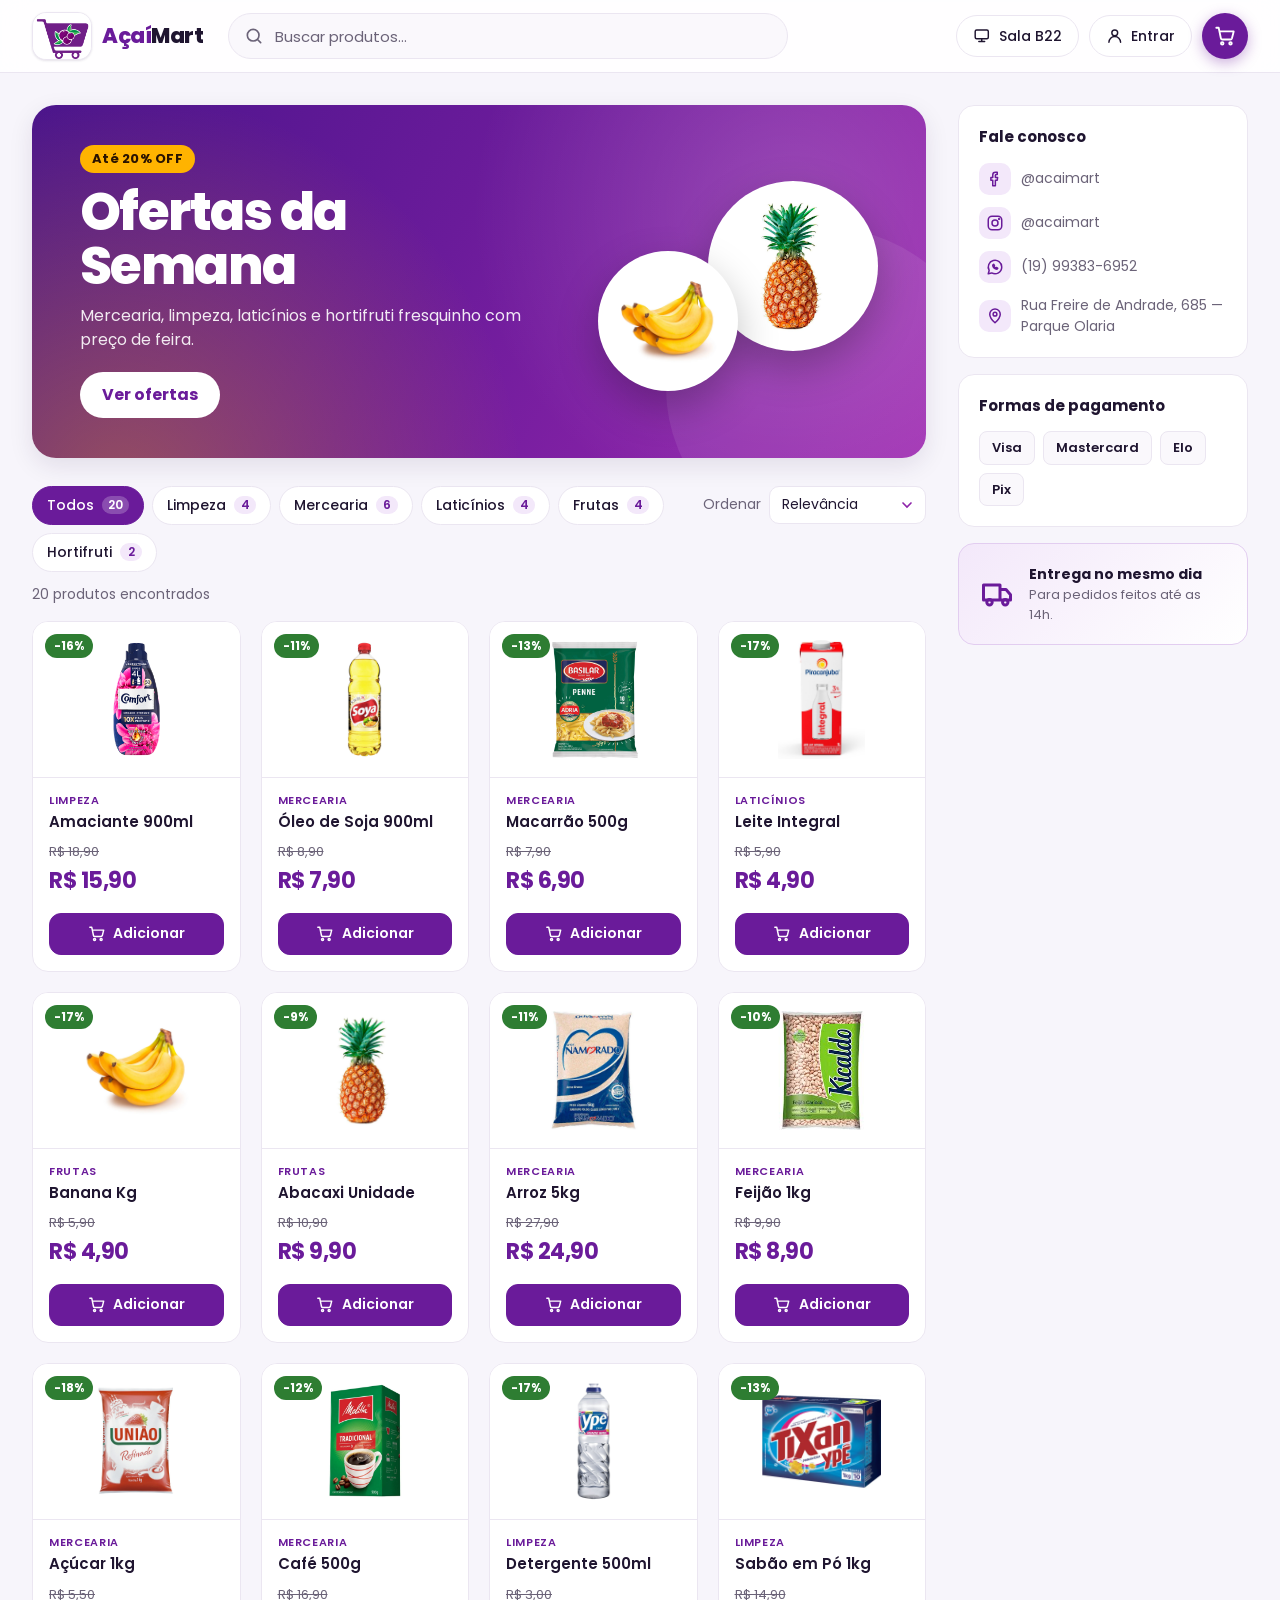
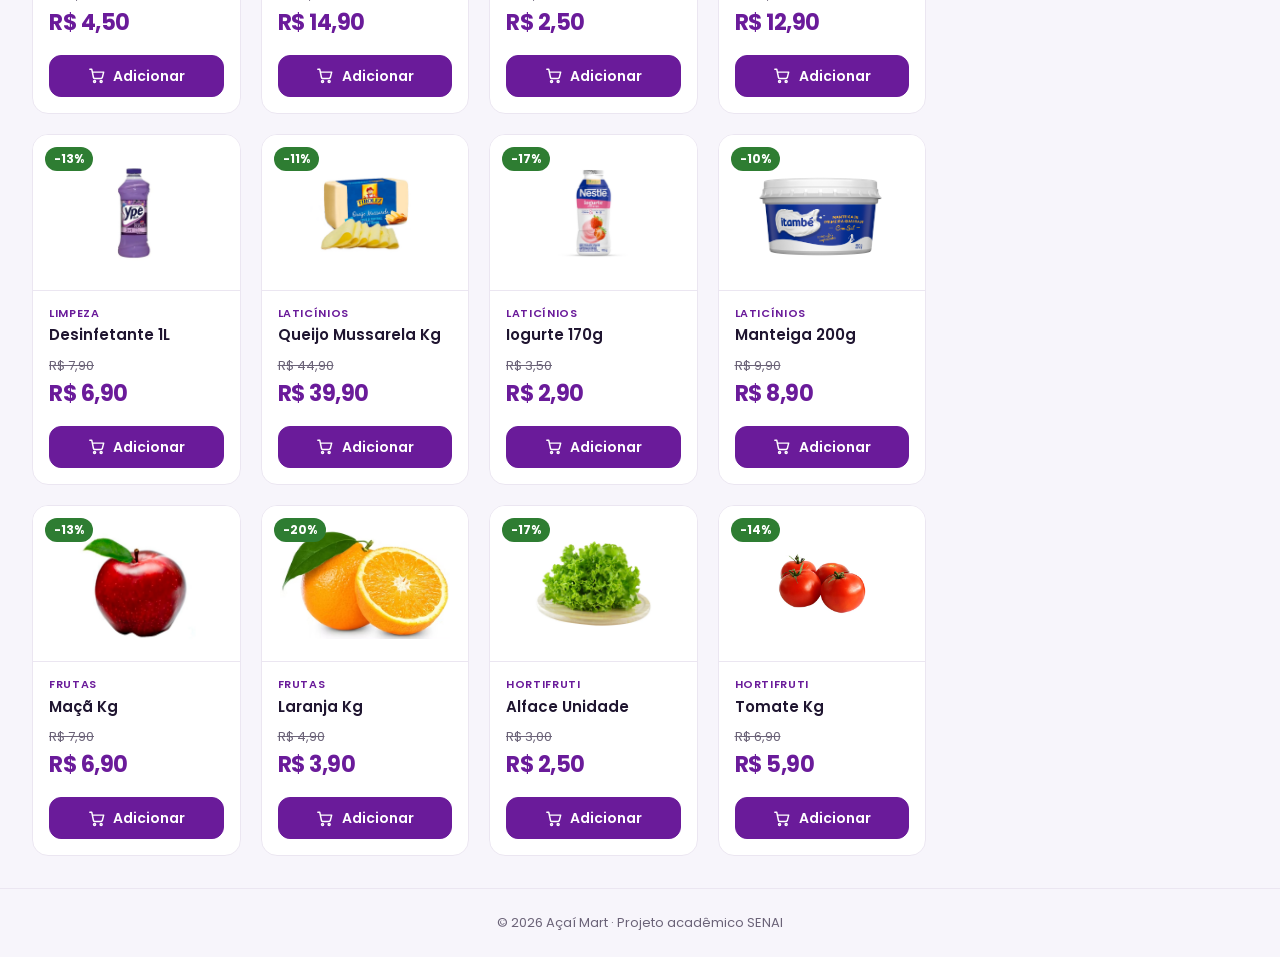
<file: html/index.html>
<!DOCTYPE html>
<html lang="pt-BR">
<head>
  <meta charset="UTF-8" />
  <meta name="viewport" content="width=device-width, initial-scale=1.0" />
  <title>Açaí Mart — Supermercado online</title>
  <meta name="description" content="Açaí Mart: ofertas da semana em mercearia, limpeza, laticínios, frutas e hortifruti." />
  <meta name="theme-color" content="#6a1b9a" />
  <link rel="icon" href="imagens/logo.png" />
  <link rel="preconnect" href="https://fonts.googleapis.com" />
  <link rel="preconnect" href="https://fonts.gstatic.com" crossorigin />
  <link href="https://fonts.googleapis.com/css2?family=Poppins:wght@400;500;600;700;800&display=swap" rel="stylesheet" />
  <link rel="stylesheet" href="../css/style.css" />
</head>
<body>

  <!-- Ícones SVG reutilizáveis -->
  <svg width="0" height="0" style="position:absolute" aria-hidden="true">
    <symbol id="i-busca" viewBox="0 0 24 24"><circle cx="11" cy="11" r="7"/><path d="m20 20-3.5-3.5"/></symbol>
    <symbol id="i-carrinho" viewBox="0 0 24 24"><circle cx="9" cy="20" r="1.4"/><circle cx="18" cy="20" r="1.4"/><path d="M2.5 3h2.6l2.4 11.4a1.8 1.8 0 0 0 1.8 1.4h8.6a1.8 1.8 0 0 0 1.7-1.3L21.5 7H6"/></symbol>
    <symbol id="i-usuario" viewBox="0 0 24 24"><circle cx="12" cy="8" r="4"/><path d="M4 21a8 8 0 0 1 16 0"/></symbol>
    <symbol id="i-sair" viewBox="0 0 24 24"><path d="M15 4h3a2 2 0 0 1 2 2v12a2 2 0 0 1-2 2h-3"/><path d="m10 17 5-5-5-5"/><path d="M15 12H4"/></symbol>
    <symbol id="i-fechar" viewBox="0 0 24 24"><path d="M18 6 6 18M6 6l12 12"/></symbol>
    <symbol id="i-sala" viewBox="0 0 24 24"><rect x="3" y="4" width="18" height="12" rx="2"/><path d="M8 20h8M12 16v4"/></symbol>
    <symbol id="i-raio" viewBox="0 0 24 24"><path d="M13 2 4 14h7l-1 8 9-12h-7z"/></symbol>
    <symbol id="i-mais" viewBox="0 0 24 24"><path d="M12 5v14M5 12h14"/></symbol>
    <symbol id="i-menos" viewBox="0 0 24 24"><path d="M5 12h14"/></symbol>
    <symbol id="i-lixo" viewBox="0 0 24 24"><path d="M4 7h16M10 11v6M14 11v6M6 7l1 12a2 2 0 0 0 2 2h6a2 2 0 0 0 2-2l1-12M9 7V4h6v3"/></symbol>
    <symbol id="i-check" viewBox="0 0 24 24"><path d="m5 12 5 5 9-10"/></symbol>
    <symbol id="i-whats" viewBox="0 0 24 24"><path d="M21 12a9 9 0 0 1-13.4 7.9L3 21l1.2-4.4A9 9 0 1 1 21 12Z"/><path d="M9 9.5c0 3 2.5 5.5 5.5 5.5l1.2-1.4-2-1-1 .8a4 4 0 0 1-2.1-2.1l.8-1-1-2z"/></symbol>
    <symbol id="i-insta" viewBox="0 0 24 24"><rect x="3" y="3" width="18" height="18" rx="5"/><circle cx="12" cy="12" r="4"/><circle cx="17.5" cy="6.5" r=".6"/></symbol>
    <symbol id="i-face" viewBox="0 0 24 24"><path d="M15 3h-2.5A3.5 3.5 0 0 0 9 6.5V10H6.5v3.5H9V21h3.5v-7.5H15l.5-3.5h-3V7a1 1 0 0 1 1-1H15z"/></symbol>
    <symbol id="i-local" viewBox="0 0 24 24"><path d="M12 21s-7-6.2-7-11.5a7 7 0 0 1 14 0C19 14.8 12 21 12 21Z"/><circle cx="12" cy="9.5" r="2.5"/></symbol>
    <symbol id="i-cartao" viewBox="0 0 24 24"><rect x="2.5" y="5" width="19" height="14" rx="2.5"/><path d="M2.5 10h19M6.5 15h4"/></symbol>
    <symbol id="i-caminhao" viewBox="0 0 24 24"><path d="M3 6h11v10H3zM14 9h4l3 3.5V16h-7"/><circle cx="7" cy="17.5" r="1.8"/><circle cx="17.5" cy="17.5" r="1.8"/></symbol>
  </svg>

  <header class="topo">
    <div class="topo-conteudo">
      <a href="index.html" class="logo" aria-label="Açaí Mart — página inicial">
        <span class="logo-img"><img src="imagens/logo.png" alt="" /></span>
        <span class="logo-texto">Açaí<b>Mart</b></span>
      </a>

      <label class="busca">
        <svg class="icone"><use href="#i-busca"/></svg>
        <span class="sr-only">Buscar produtos</span>
        <input type="search" id="busca" placeholder="Buscar produtos…" autocomplete="off" />
      </label>

      <nav class="topo-acoes" aria-label="Ações">
        <a href="b22.html" class="btn-topo">
          <svg class="icone"><use href="#i-sala"/></svg>
          <span>Sala B22</span>
        </a>

        <div id="area-usuario">
          <button type="button" class="btn-topo" id="btn-login">
            <svg class="icone"><use href="#i-usuario"/></svg>
            <span>Entrar</span>
          </button>
        </div>

        <button type="button" class="btn-carrinho" id="btn-carrinho" aria-label="Abrir carrinho">
          <svg class="icone"><use href="#i-carrinho"/></svg>
          <span class="badge-carrinho" id="badge-carrinho" hidden>0</span>
        </button>
      </nav>
    </div>
  </header>

  <!-- Faixa da promoção relâmpago (preenchida via JS) -->
  <div id="banner-relampago" class="relampago" hidden>
    <svg class="icone relampago-icone"><use href="#i-raio"/></svg>
    <span class="relampago-texto">Promoção relâmpago — <b>R$ 1,00 OFF</b> em todos os produtos</span>
    <span class="relampago-timer" id="relampago-timer"></span>
  </div>

  <main class="layout">
    <section class="conteudo">
      <div class="hero">
        <div class="hero-texto">
          <span class="hero-selo">Até 20% OFF</span>
          <h1>Ofertas da Semana</h1>
          <p>Mercearia, limpeza, laticínios e hortifruti fresquinho com preço de feira.</p>
          <a href="#produtos" class="hero-cta">Ver ofertas</a>
        </div>
        <div class="hero-imagens" aria-hidden="true">
          <img src="imagens/abacaxi.png" alt="" class="hero-img hero-img-1" />
          <img src="imagens/banana.png" alt="" class="hero-img hero-img-2" />
        </div>
      </div>

      <div class="barra-ferramentas">
        <div class="filtros" id="filtros" role="toolbar" aria-label="Filtrar por categoria"></div>
        <div class="ordenacao">
          <label for="ordem">Ordenar</label>
          <select id="ordem">
            <option value="relevancia">Relevância</option>
            <option value="menor-preco">Menor preço</option>
            <option value="maior-preco">Maior preço</option>
            <option value="desconto">Maior desconto</option>
            <option value="nome">Nome (A–Z)</option>
          </select>
        </div>
      </div>

      <p class="contagem" id="contagem" aria-live="polite"></p>

      <div class="grade" id="produtos">
        <div class="skeleton"></div><div class="skeleton"></div><div class="skeleton"></div><div class="skeleton"></div>
      </div>
    </section>

    <aside class="lateral">
      <div class="cartao-lateral">
        <h2>Fale conosco</h2>
        <ul class="lista-contato">
          <li><svg class="icone"><use href="#i-face"/></svg> @acaimart</li>
          <li><svg class="icone"><use href="#i-insta"/></svg> @acaimart</li>
          <li><svg class="icone"><use href="#i-whats"/></svg> (19) 99383-6952</li>
          <li><svg class="icone"><use href="#i-local"/></svg> Rua Freire de Andrade, 685 — Parque Olaria</li>
        </ul>
      </div>

      <div class="cartao-lateral">
        <h2>Formas de pagamento</h2>
        <div class="pagamentos">
          <span>Visa</span><span>Mastercard</span><span>Elo</span><span>Pix</span>
        </div>
      </div>

      <div class="cartao-lateral destaque">
        <svg class="icone"><use href="#i-caminhao"/></svg>
        <div>
          <strong>Entrega no mesmo dia</strong>
          <p>Para pedidos feitos até as 14h.</p>
        </div>
      </div>
    </aside>
  </main>

  <footer class="rodape">
    <p>© <span id="ano"></span> Açaí Mart · Projeto acadêmico SENAI</p>
  </footer>

  <!-- Carrinho (drawer lateral) -->
  <div class="overlay" id="carrinho-overlay"></div>
  <aside class="carrinho" id="carrinho" aria-label="Carrinho de compras" aria-hidden="true">
    <div class="carrinho-topo">
      <h2><svg class="icone"><use href="#i-carrinho"/></svg> Meu carrinho</h2>
      <button type="button" class="btn-icone" id="btn-fechar-carrinho" aria-label="Fechar carrinho">
        <svg class="icone"><use href="#i-fechar"/></svg>
      </button>
    </div>

    <div class="carrinho-lista" id="carrinho-lista"></div>

    <div class="carrinho-rodape">
      <div class="linha-resumo"><span>Subtotal</span><span id="carrinho-subtotal">R$ 0,00</span></div>
      <div class="linha-resumo economia"><span>Você economiza</span><span id="carrinho-economia">R$ 0,00</span></div>
      <div class="linha-resumo total"><span>Total</span><span id="carrinho-total">R$ 0,00</span></div>
      <button type="button" class="btn-primario btn-bloco" id="btn-finalizar">Finalizar compra</button>
    </div>
  </aside>

  <!-- Modal de login -->
  <div class="modal-fundo" id="modal-login" role="dialog" aria-modal="true" aria-labelledby="login-titulo" hidden>
    <form class="modal" id="form-login" novalidate>
      <button type="button" class="btn-icone modal-fechar" data-fechar aria-label="Fechar">
        <svg class="icone"><use href="#i-fechar"/></svg>
      </button>
      <div class="modal-icone"><svg class="icone"><use href="#i-usuario"/></svg></div>
      <h2 id="login-titulo">Entrar na sua conta</h2>
      <p class="modal-sub">Acesse para finalizar suas compras.</p>

      <label for="login-email">E-mail</label>
      <input type="email" id="login-email" placeholder="seu@email.com" autocomplete="username" required />

      <label for="login-senha">Senha</label>
      <input type="password" id="login-senha" placeholder="••••••" autocomplete="current-password" required />

      <p class="modal-erro" id="login-erro" role="alert"></p>

      <div class="modal-acoes">
        <button type="button" class="btn-secundario" data-fechar>Cancelar</button>
        <button type="submit" class="btn-primario">Entrar</button>
      </div>
    </form>
  </div>

  <!-- Modal de pedido concluído -->
  <div class="modal-fundo" id="modal-pedido" role="dialog" aria-modal="true" aria-labelledby="pedido-titulo" hidden>
    <div class="modal modal-pedido">
      <div class="modal-icone sucesso"><svg class="icone"><use href="#i-check"/></svg></div>
      <h2 id="pedido-titulo">Pedido finalizado!</h2>
      <p class="modal-sub" id="pedido-texto"></p>
      <button type="button" class="btn-primario btn-bloco" data-fechar>Continuar comprando</button>
    </div>
  </div>

  <div class="toast" id="toast" role="status" aria-live="polite"></div>

  <script src="../js/utils.js"></script>
  <script src="../js/script.js"></script>
</body>
</html>
</file>
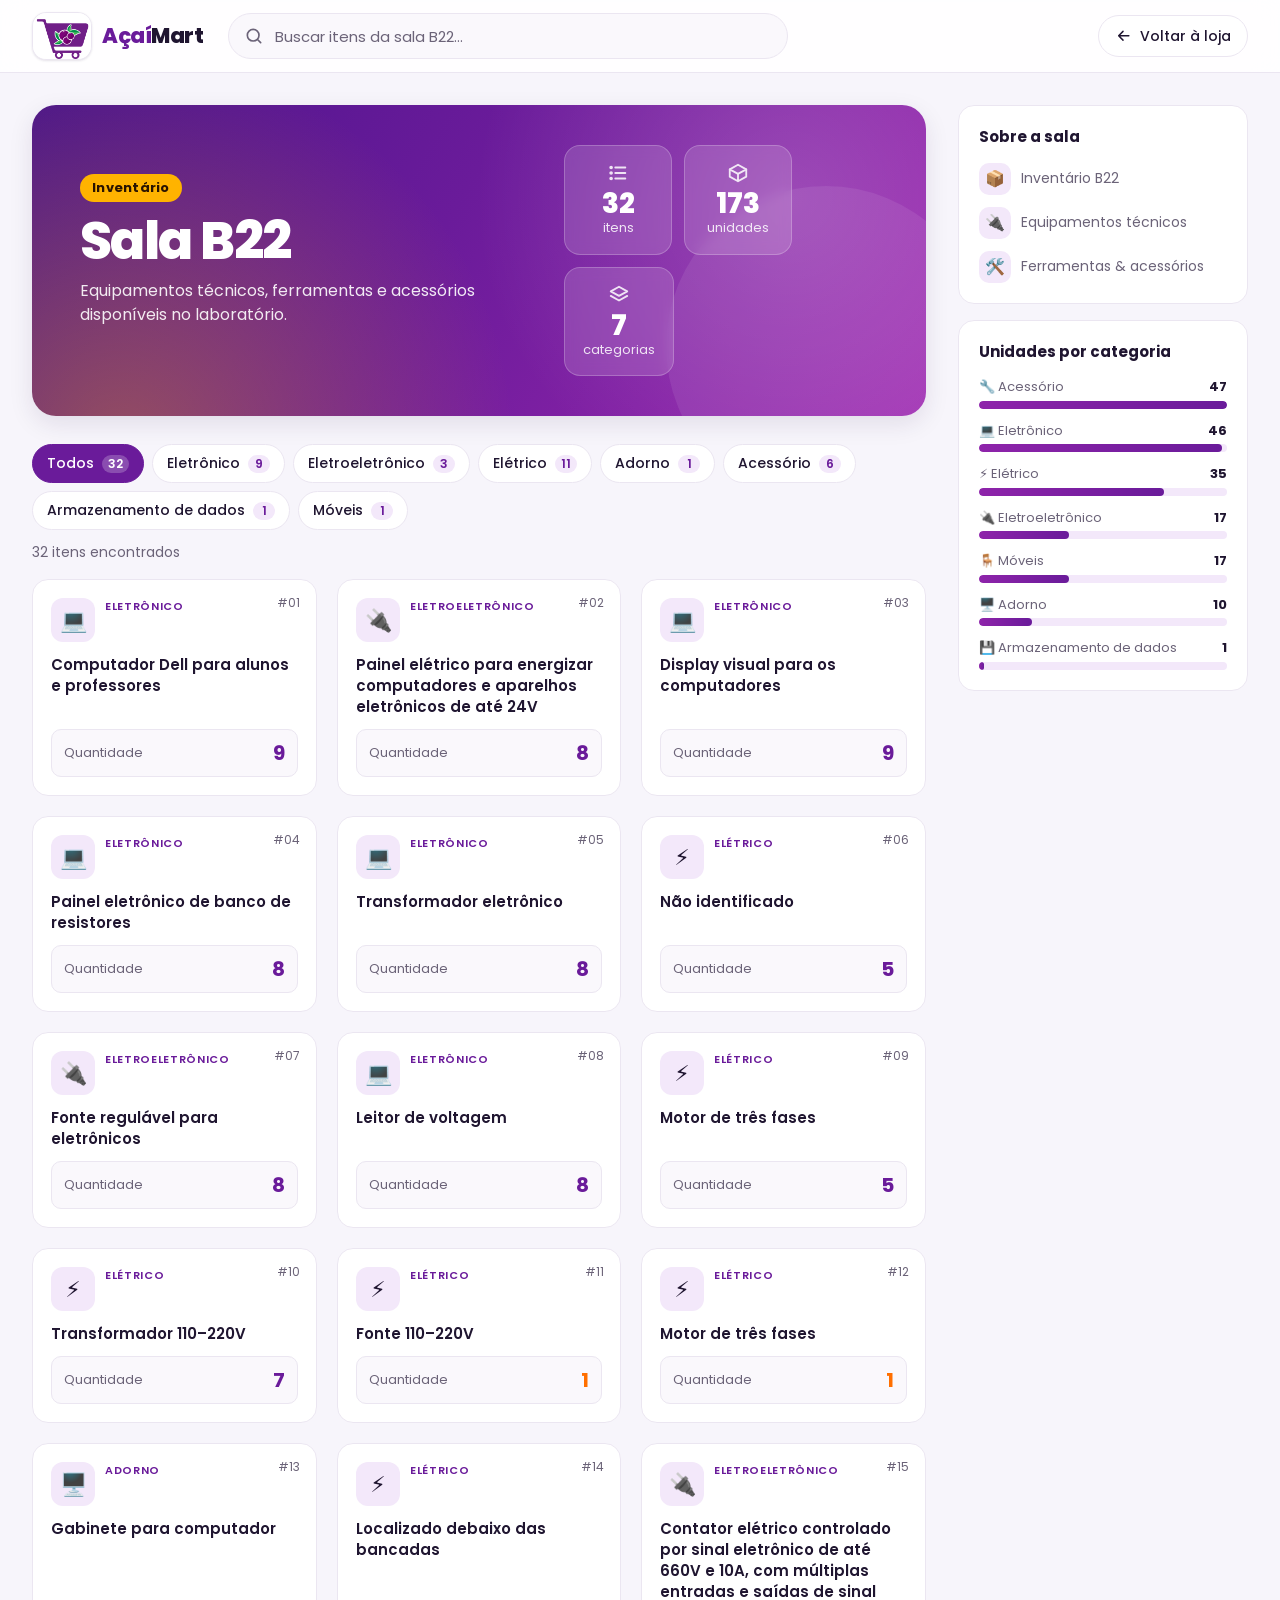
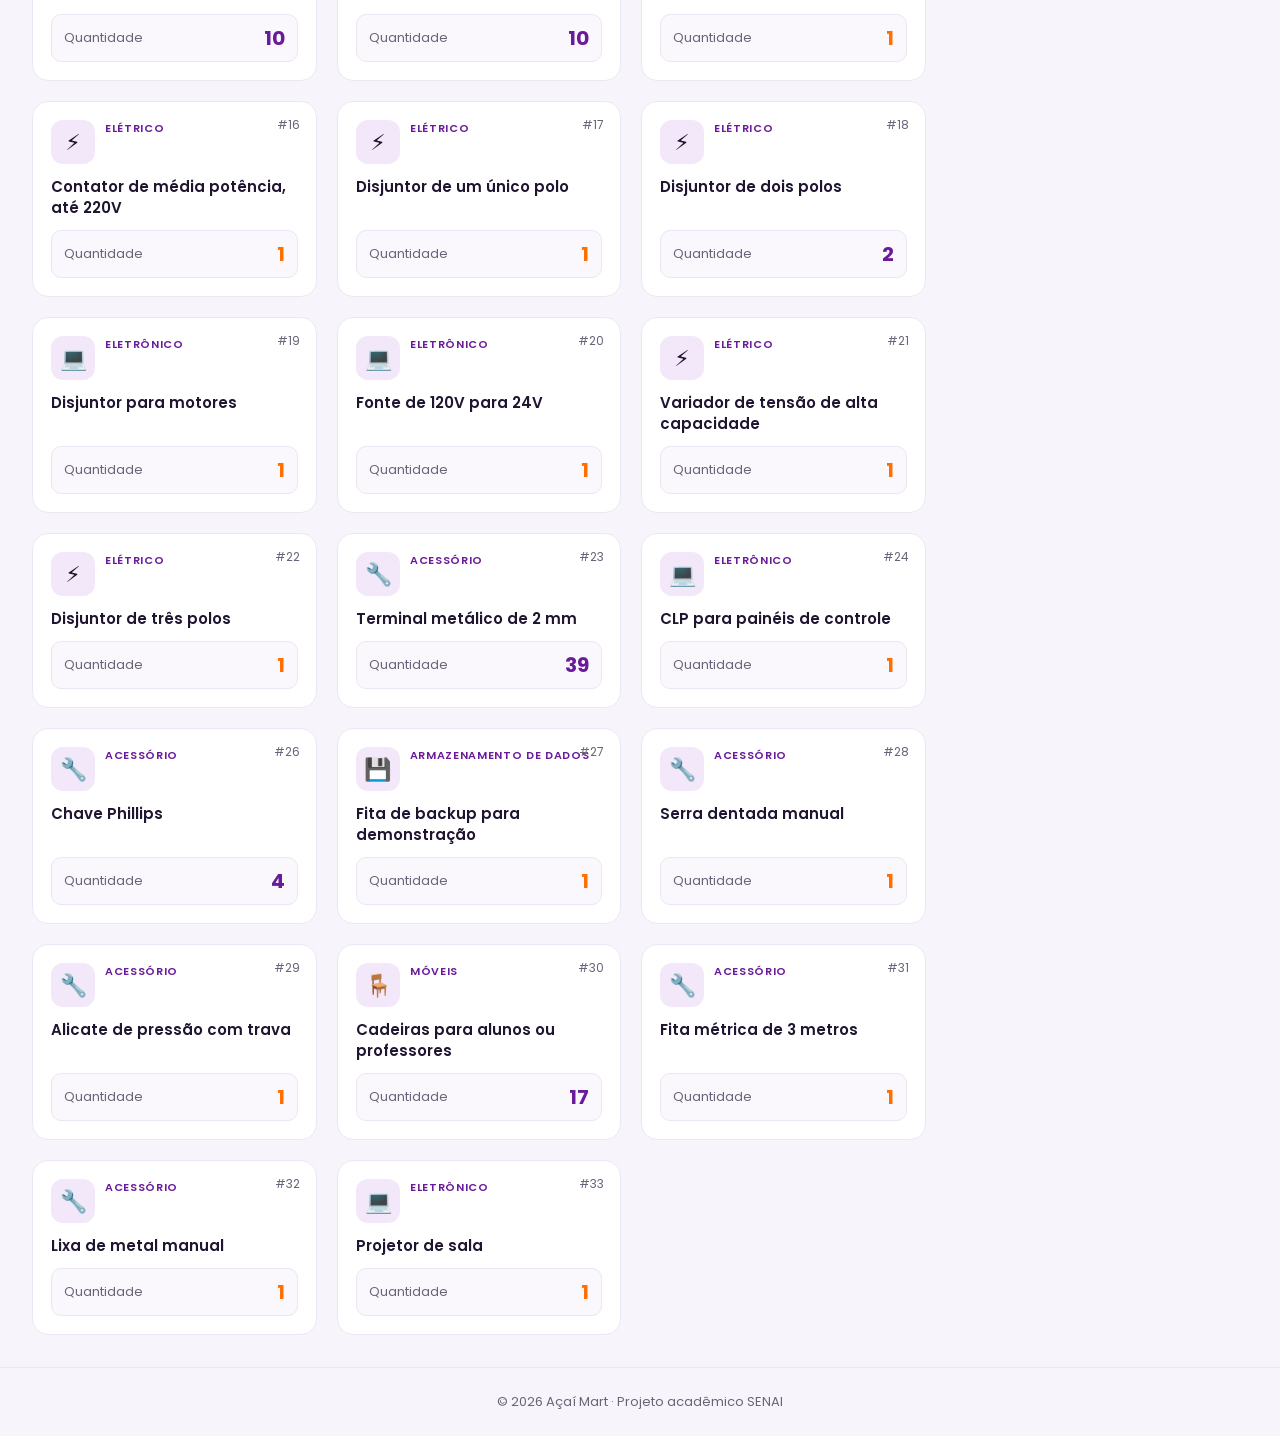
<file: html/b22.html>
<!DOCTYPE html>
<html lang="pt-BR">
<head>
  <meta charset="UTF-8" />
  <meta name="viewport" content="width=device-width, initial-scale=1.0" />
  <title>Sala B22 — Açaí Mart</title>
  <meta name="description" content="Inventário de equipamentos e acessórios da Sala B22." />
  <meta name="theme-color" content="#6a1b9a" />
  <link rel="icon" href="imagens/logo.png" />
  <link rel="preconnect" href="https://fonts.googleapis.com" />
  <link rel="preconnect" href="https://fonts.gstatic.com" crossorigin />
  <link href="https://fonts.googleapis.com/css2?family=Poppins:wght@400;500;600;700;800&display=swap" rel="stylesheet" />
  <link rel="stylesheet" href="../css/style.css" />
</head>
<body>

  <svg width="0" height="0" style="position:absolute" aria-hidden="true">
    <symbol id="i-busca" viewBox="0 0 24 24"><circle cx="11" cy="11" r="7"/><path d="m20 20-3.5-3.5"/></symbol>
    <symbol id="i-voltar" viewBox="0 0 24 24"><path d="M19 12H5M11 18l-6-6 6-6"/></symbol>
    <symbol id="i-caixa" viewBox="0 0 24 24"><path d="m21 8-9-5-9 5 9 5z"/><path d="M3 8v8l9 5 9-5V8M12 13v8"/></symbol>
    <symbol id="i-camadas" viewBox="0 0 24 24"><path d="m12 3 9 5-9 5-9-5z"/><path d="m3 13 9 5 9-5"/></symbol>
    <symbol id="i-lista" viewBox="0 0 24 24"><path d="M9 6h11M9 12h11M9 18h11"/><circle cx="4.5" cy="6" r="1"/><circle cx="4.5" cy="12" r="1"/><circle cx="4.5" cy="18" r="1"/></symbol>
  </svg>

  <header class="topo">
    <div class="topo-conteudo">
      <a href="index.html" class="logo" aria-label="Açaí Mart — página inicial">
        <span class="logo-img"><img src="imagens/logo.png" alt="" /></span>
        <span class="logo-texto">Açaí<b>Mart</b></span>
      </a>

      <label class="busca">
        <svg class="icone"><use href="#i-busca"/></svg>
        <span class="sr-only">Buscar itens da sala B22</span>
        <input type="search" id="busca-b22" placeholder="Buscar itens da sala B22…" autocomplete="off" />
      </label>

      <nav class="topo-acoes" aria-label="Ações">
        <a href="index.html" class="btn-topo">
          <svg class="icone"><use href="#i-voltar"/></svg>
          <span>Voltar à loja</span>
        </a>
      </nav>
    </div>
  </header>

  <main class="layout">
    <section class="conteudo">
      <div class="hero hero-b22">
        <div class="hero-texto">
          <span class="hero-selo">Inventário</span>
          <h1>Sala B22</h1>
          <p>Equipamentos técnicos, ferramentas e acessórios disponíveis no laboratório.</p>
        </div>
        <div class="estatisticas" aria-label="Resumo do inventário">
          <div class="estatistica">
            <svg class="icone"><use href="#i-lista"/></svg>
            <strong id="stat-itens">—</strong><span>itens</span>
          </div>
          <div class="estatistica">
            <svg class="icone"><use href="#i-caixa"/></svg>
            <strong id="stat-unidades">—</strong><span>unidades</span>
          </div>
          <div class="estatistica">
            <svg class="icone"><use href="#i-camadas"/></svg>
            <strong id="stat-categorias">—</strong><span>categorias</span>
          </div>
        </div>
      </div>

      <div class="barra-ferramentas">
        <div class="filtros" id="filtros-b22" role="toolbar" aria-label="Filtrar por categoria"></div>
      </div>

      <p class="contagem" id="contagem-b22" aria-live="polite"></p>

      <div class="grade grade-b22" id="itens-b22">
        <div class="skeleton"></div><div class="skeleton"></div><div class="skeleton"></div><div class="skeleton"></div>
      </div>
    </section>

    <aside class="lateral">
      <div class="cartao-lateral">
        <h2>Sobre a sala</h2>
        <ul class="lista-contato">
          <li><span class="emoji" aria-hidden="true">📦</span> Inventário B22</li>
          <li><span class="emoji" aria-hidden="true">🔌</span> Equipamentos técnicos</li>
          <li><span class="emoji" aria-hidden="true">🛠️</span> Ferramentas &amp; acessórios</li>
        </ul>
      </div>

      <div class="cartao-lateral">
        <h2>Unidades por categoria</h2>
        <ul class="barras" id="resumo-categorias"></ul>
      </div>
    </aside>
  </main>

  <footer class="rodape">
    <p>© <span id="ano"></span> Açaí Mart · Projeto acadêmico SENAI</p>
  </footer>

  <div class="toast" id="toast" role="status" aria-live="polite"></div>

  <script src="../js/utils.js"></script>
  <script src="../js/b22.js"></script>
</body>
</html>
</file>
<file: css/style.css>
/* ============================================================
   Açaí Mart — estilos
   ============================================================ */

/* ===== TOKENS ===== */
:root {
  color-scheme: light dark;
  --marca: #6a1b9a;
  --marca-forte: #4a148c;
  --marca-media: #8e24aa;
  --marca-suave: #f3e8fa;
  --marca-borda: #e2cdf0;
  --marca-texto: #6a1b9a; /* roxo usado em textos/ícones (mais claro no tema escuro) */

  --promo: #ff6f00;
  --promo-suave: #fff3e0;
  --sucesso: #2e7d32;
  --sucesso-suave: #e8f5e9;
  --perigo: #d32f2f;

  --fundo: #f7f5fb;
  --superficie: #ffffff;
  --superficie-2: #faf8fc;
  --texto: #1f1530;
  --texto-suave: #6b6378;
  --borda: #ebe6f1;
  --imagem-fundo: #ffffff;

  --sombra-sm: 0 1px 2px rgba(42, 16, 66, .06), 0 1px 3px rgba(42, 16, 66, .06);
  --sombra-md: 0 8px 24px rgba(42, 16, 66, .10);
  --sombra-lg: 0 20px 50px rgba(42, 16, 66, .22);

  --raio-sm: 10px;
  --raio: 16px;
  --raio-lg: 24px;

  --fonte: "Poppins", system-ui, -apple-system, "Segoe UI", Roboto, Arial, sans-serif;
  --altura-topo: 72px;
  --largura-max: 1320px;
}

@media (prefers-color-scheme: dark) {
  :root {
    --marca-suave: #2c1d3b;
    --marca-borda: #4a3561;
    --marca-texto: #d8a6ec;
    --promo-suave: #3a2410;
    --sucesso-suave: #16301a;
    --fundo: #120c19;
    --superficie: #1c1426;
    --superficie-2: #231a2f;
    --texto: #f2ecf8;
    --texto-suave: #b2a7c0;
    --borda: #31263f;
    --sombra-sm: 0 1px 2px rgba(0, 0, 0, .4);
    --sombra-md: 0 8px 24px rgba(0, 0, 0, .45);
    --sombra-lg: 0 20px 50px rgba(0, 0, 0, .6);
  }
}

/* ===== RESET & BASE ===== */
*, *::before, *::after { box-sizing: border-box; margin: 0; padding: 0; }

html { scroll-behavior: smooth; scroll-padding-top: calc(var(--altura-topo) + 16px); }

body {
  font-family: var(--fonte);
  background: var(--fundo);
  color: var(--texto);
  line-height: 1.5;
  min-height: 100vh;
  display: flex;
  flex-direction: column;
  -webkit-font-smoothing: antialiased;
}

body.travado { overflow: hidden; }

img { display: block; max-width: 100%; }
button, input, select { font: inherit; color: inherit; }
button { cursor: pointer; }
button:disabled { cursor: not-allowed; opacity: .55; }
a { color: inherit; }
ul { list-style: none; }

:focus-visible { outline: 3px solid var(--marca-media); outline-offset: 2px; border-radius: 6px; }

.icone {
  width: 1.25em;
  height: 1.25em;
  flex-shrink: 0;
  fill: none;
  stroke: currentColor;
  stroke-width: 2;
  stroke-linecap: round;
  stroke-linejoin: round;
}

.sr-only {
  position: absolute; width: 1px; height: 1px; padding: 0; margin: -1px;
  overflow: hidden; clip: rect(0, 0, 0, 0); white-space: nowrap; border: 0;
}

[hidden] { display: none !important; }

/* ===== BOTÕES ===== */
.btn-primario, .btn-secundario {
  display: inline-flex;
  align-items: center;
  justify-content: center;
  gap: 8px;
  padding: 12px 20px;
  border-radius: 12px;
  border: none;
  font-weight: 600;
  font-size: 15px;
  transition: background .2s, transform .1s, box-shadow .2s;
}

.btn-primario {
  background: var(--marca);
  color: #fff;
  box-shadow: 0 4px 14px rgba(106, 27, 154, .3);
}
.btn-primario:hover:not(:disabled) { background: var(--marca-forte); }
.btn-primario:active:not(:disabled) { transform: translateY(1px); }

.btn-secundario { background: var(--superficie-2); border: 1px solid var(--borda); }
.btn-secundario:hover { background: var(--marca-suave); }

.btn-bloco { width: 100%; }

.btn-icone {
  display: inline-grid;
  place-items: center;
  width: 36px;
  height: 36px;
  border-radius: 50%;
  border: none;
  background: transparent;
  transition: background .2s;
}
.btn-icone:hover { background: var(--marca-suave); }

/* ===== TOPO ===== */
.topo {
  position: sticky;
  top: 0;
  z-index: 100;
  background: color-mix(in srgb, var(--superficie) 88%, transparent);
  backdrop-filter: saturate(160%) blur(12px);
  -webkit-backdrop-filter: saturate(160%) blur(12px);
  border-bottom: 1px solid var(--borda);
  transition: box-shadow .2s;
}
.topo.rolado { box-shadow: var(--sombra-md); }

.topo-conteudo {
  display: flex;
  align-items: center;
  gap: 24px;
  max-width: var(--largura-max);
  height: var(--altura-topo);
  margin: 0 auto;
  padding: 0 32px;
}

.logo {
  display: flex;
  align-items: center;
  gap: 10px;
  text-decoration: none;
  flex-shrink: 0;
}

.logo-img {
  position: relative;
  width: 60px;
  height: 48px;
  border-radius: 14px;
  overflow: hidden;
  background: #fff;
  box-shadow: var(--sombra-sm);
  border: 1px solid var(--borda);
}
/* Mostra só o carrinho do logo (sem o texto, que já aparece ao lado) */
.logo-img img {
  position: absolute;
  max-width: none;
  width: 130px;  /* carrinho: x 134–331, y 143–295 no PNG 500×500; texto começa em y=298 */
  left: -31px;
  top: -31px;
}

.logo-texto {
  font-size: 21px;
  font-weight: 800;
  letter-spacing: -.02em;
  color: var(--marca-texto);
}
.logo-texto b { color: var(--texto); font-weight: 800; }

.busca {
  flex: 1;
  max-width: 560px;
  position: relative;
  display: flex;
  align-items: center;
}
.busca .icone {
  position: absolute;
  left: 16px;
  color: var(--texto-suave);
  pointer-events: none;
}
.busca input {
  width: 100%;
  height: 46px;
  padding: 0 18px 0 46px;
  border-radius: 999px;
  border: 1.5px solid var(--borda);
  background: var(--superficie-2);
  font-size: 15px;
  outline: none;
  transition: border-color .2s, box-shadow .2s, background .2s;
}
.busca input::placeholder { color: var(--texto-suave); }
.busca input:focus {
  border-color: var(--marca-media);
  background: var(--superficie);
  box-shadow: 0 0 0 4px rgba(142, 36, 170, .14);
}

.topo-acoes {
  display: flex;
  align-items: center;
  gap: 10px;
  margin-left: auto;
}

.btn-topo {
  display: inline-flex;
  align-items: center;
  gap: 8px;
  height: 42px;
  padding: 0 16px;
  border-radius: 999px;
  border: 1px solid var(--borda);
  background: var(--superficie);
  font-size: 14px;
  font-weight: 500;
  text-decoration: none;
  white-space: nowrap;
  transition: background .2s, border-color .2s, color .2s;
}
.btn-topo:hover { background: var(--marca-suave); border-color: var(--marca-borda); color: var(--marca-texto); }

.btn-carrinho {
  position: relative;
  display: grid;
  place-items: center;
  width: 46px;
  height: 46px;
  border-radius: 50%;
  border: none;
  background: var(--marca);
  color: #fff;
  box-shadow: 0 4px 14px rgba(106, 27, 154, .35);
  transition: background .2s, transform .15s;
}
.btn-carrinho:hover { background: var(--marca-forte); transform: translateY(-1px); }
.btn-carrinho .icone { width: 22px; height: 22px; }

.badge-carrinho {
  position: absolute;
  top: -4px;
  right: -4px;
  min-width: 22px;
  height: 22px;
  padding: 0 6px;
  border-radius: 999px;
  background: var(--promo);
  color: #fff;
  font-size: 11px;
  font-weight: 700;
  display: grid;
  place-items: center;
  border: 2px solid var(--superficie);
}
.badge-carrinho.pulo { animation: pulo .45s ease; }
@keyframes pulo {
  0%, 100% { transform: scale(1); }
  40% { transform: scale(1.35); }
}

.usuario-logado {
  display: flex;
  align-items: center;
  gap: 8px;
  height: 42px;
  padding: 0 4px 0 4px;
  border-radius: 999px;
  border: 1px solid var(--borda);
  background: var(--superficie);
  font-size: 14px;
  font-weight: 500;
}
.usuario-logado .btn-icone { width: 32px; height: 32px; color: var(--texto-suave); }
.usuario-logado .btn-icone:hover { color: var(--perigo); }
.usuario-nome { text-transform: capitalize; max-width: 120px; overflow: hidden; text-overflow: ellipsis; white-space: nowrap; }

.avatar {
  display: grid;
  place-items: center;
  width: 32px;
  height: 32px;
  border-radius: 50%;
  background: linear-gradient(135deg, var(--marca-media), var(--marca));
  color: #fff;
  font-weight: 700;
  font-size: 14px;
}

/* ===== PROMOÇÃO RELÂMPAGO ===== */
.relampago {
  display: flex;
  align-items: center;
  justify-content: center;
  flex-wrap: wrap;
  gap: 8px 14px;
  padding: 10px 20px;
  background: linear-gradient(90deg, #ff6f00, #ffb300, #ff6f00);
  background-size: 200% 100%;
  animation: deslizar 3s linear infinite;
  color: #2a1400;
  font-size: 14px;
  font-weight: 600;
  text-align: center;
}
.relampago-icone { width: 20px; height: 20px; fill: currentColor; animation: piscar 1s ease-in-out infinite alternate; }
.relampago-texto { text-transform: uppercase; letter-spacing: .04em; }
.relampago-timer {
  padding: 3px 12px;
  border-radius: 999px;
  background: rgba(0, 0, 0, .14);
  font-variant-numeric: tabular-nums;
}

@keyframes deslizar { to { background-position: 200% 50%; } }
@keyframes piscar { from { transform: scale(1); } to { transform: scale(1.25); } }

/* ===== LAYOUT ===== */
.layout {
  flex: 1;
  display: grid;
  grid-template-columns: minmax(0, 1fr) 290px;
  gap: 32px;
  width: 100%;
  max-width: var(--largura-max);
  margin: 0 auto;
  padding: 32px;
}

/* ===== HERO ===== */
.hero {
  position: relative;
  overflow: hidden;
  display: flex;
  align-items: center;
  justify-content: space-between;
  gap: 24px;
  min-height: 240px;
  padding: 40px 48px;
  border-radius: var(--raio-lg);
  background:
    radial-gradient(circle at 85% 30%, rgba(255, 255, 255, .18), transparent 40%),
    radial-gradient(circle at 10% 110%, rgba(255, 179, 0, .35), transparent 45%),
    linear-gradient(120deg, #4a148c 0%, #6a1b9a 45%, #9c27b0 100%);
  color: #fff;
  box-shadow: var(--sombra-md);
  margin-bottom: 28px;
}
.hero::after {
  content: "";
  position: absolute;
  right: -60px;
  bottom: -90px;
  width: 320px;
  height: 320px;
  border-radius: 50%;
  background: rgba(255, 255, 255, .08);
}

.hero-texto { position: relative; z-index: 1; max-width: 460px; }
.hero-selo {
  display: inline-block;
  padding: 4px 12px;
  border-radius: 999px;
  background: #ffb300;
  color: #2a1400;
  font-size: 13px;
  font-weight: 700;
  letter-spacing: .02em;
  margin-bottom: 12px;
}
.hero h1 {
  font-size: clamp(32px, 4.4vw, 52px);
  font-weight: 800;
  line-height: 1.05;
  letter-spacing: -.03em;
  margin-bottom: 10px;
}
.hero p { opacity: .9; font-size: 16px; margin-bottom: 20px; }
.hero-cta {
  display: inline-flex;
  padding: 11px 22px;
  border-radius: 999px;
  background: #fff;
  color: var(--marca);
  font-weight: 700;
  text-decoration: none;
  transition: transform .15s, box-shadow .2s;
}
.hero-cta:hover { transform: translateY(-2px); box-shadow: 0 8px 20px rgba(0, 0, 0, .2); }

.hero-imagens { position: relative; z-index: 1; width: 280px; height: 200px; flex-shrink: 0; }
.hero-img {
  position: absolute;
  width: 170px;
  height: 170px;
  object-fit: contain;
  padding: 14px;
  border-radius: 50%;
  background: #fff;
  box-shadow: 0 16px 40px rgba(0, 0, 0, .25);
}
.hero-img-1 { top: 0; right: 0; animation: flutuar 5s ease-in-out infinite; }
.hero-img-2 { bottom: -10px; left: 0; width: 140px; height: 140px; animation: flutuar 5s ease-in-out -2.5s infinite; }
@keyframes flutuar { 50% { transform: translateY(-10px); } }

/* ===== FERRAMENTAS (filtros + ordenação) ===== */
.barra-ferramentas {
  display: flex;
  align-items: flex-start;
  justify-content: space-between;
  gap: 16px;
  margin-bottom: 12px;
}

.filtros { display: flex; flex-wrap: wrap; gap: 8px; }
.filtros button {
  display: inline-flex;
  align-items: center;
  gap: 8px;
  padding: 8px 14px;
  border-radius: 999px;
  border: 1px solid var(--borda);
  background: var(--superficie);
  font-size: 14px;
  font-weight: 500;
  transition: background .2s, border-color .2s, color .2s;
}
.filtros button:hover { border-color: var(--marca-borda); color: var(--marca-texto); }
.filtros button[aria-pressed="true"] {
  background: var(--marca);
  border-color: var(--marca);
  color: #fff;
}
.chip-contagem {
  min-width: 22px;
  padding: 0 6px;
  border-radius: 999px;
  background: var(--marca-suave);
  color: var(--marca-texto);
  font-size: 12px;
  font-weight: 600;
  text-align: center;
}
.filtros button[aria-pressed="true"] .chip-contagem { background: rgba(255, 255, 255, .22); color: #fff; }

.ordenacao { display: flex; align-items: center; gap: 8px; flex-shrink: 0; font-size: 14px; color: var(--texto-suave); }
.ordenacao select {
  height: 38px;
  padding: 0 34px 0 12px;
  border-radius: 10px;
  border: 1px solid var(--borda);
  background: var(--superficie) url("data:image/svg+xml,%3Csvg xmlns='http://www.w3.org/2000/svg' viewBox='0 0 24 24' fill='none' stroke='%238e24aa' stroke-width='2.5' stroke-linecap='round'%3E%3Cpath d='m6 9 6 6 6-6'/%3E%3C/svg%3E") no-repeat right 10px center / 16px;
  color: var(--texto);
  appearance: none;
  cursor: pointer;
}

.contagem { font-size: 14px; color: var(--texto-suave); margin-bottom: 16px; min-height: 21px; }

/* ===== GRADE DE PRODUTOS ===== */
.grade {
  display: grid;
  grid-template-columns: repeat(auto-fill, minmax(200px, 1fr));
  gap: 20px;
}

.produto {
  position: relative;
  display: flex;
  flex-direction: column;
  background: var(--superficie);
  border: 1px solid var(--borda);
  border-radius: var(--raio);
  overflow: hidden;
  transition: transform .2s ease, box-shadow .2s ease, border-color .2s;
  animation: surgir .35s ease both;
}
.produto:hover { transform: translateY(-4px); box-shadow: var(--sombra-md); border-color: var(--marca-borda); }

@keyframes surgir { from { opacity: 0; transform: translateY(8px); } }

.produto-imagem {
  position: relative;
  aspect-ratio: 4 / 3;
  background: var(--imagem-fundo);
  overflow: hidden;
  padding: 18px;
}
.produto-imagem img {
  width: 100%;
  height: 100%;
  object-fit: contain;
  transition: transform .3s ease;
}
.produto:hover .produto-imagem img { transform: scale(1.06); }

.selo-desconto, .selo-relampago {
  position: absolute;
  top: 12px;
  z-index: 1;
  display: inline-flex;
  align-items: center;
  gap: 4px;
  padding: 3px 9px;
  border-radius: 999px;
  font-size: 12px;
  font-weight: 700;
}
.selo-desconto { left: 12px; background: var(--sucesso); color: #fff; }
.selo-relampago { right: 12px; background: var(--promo); color: #fff; box-shadow: 0 2px 10px rgba(255, 111, 0, .45); }
.selo-relampago .icone { width: 13px; height: 13px; fill: currentColor; stroke: none; }

.produto-corpo {
  flex: 1;
  display: flex;
  flex-direction: column;
  gap: 4px;
  padding: 14px 16px 16px;
  border-top: 1px solid var(--borda);
}

.produto-categoria {
  align-self: flex-start;
  font-size: 11px;
  font-weight: 600;
  text-transform: uppercase;
  letter-spacing: .06em;
  color: var(--marca-texto);
}

.produto h3 { font-size: 15px; font-weight: 600; line-height: 1.35; }

.produto-precos {
  display: flex;
  align-items: baseline;
  flex-wrap: wrap;
  gap: 2px 8px;
  margin: 6px 0 12px;
}
.preco-antigo { font-size: 13px; color: var(--texto-suave); text-decoration: line-through; }
.preco { font-size: 22px; font-weight: 700; color: var(--marca-texto); letter-spacing: -.02em; width: 100%; }

.produto-acao { margin-top: auto; }

.btn-adicionar {
  width: 100%;
  height: 42px;
  display: inline-flex;
  align-items: center;
  justify-content: center;
  gap: 8px;
  border: 1.5px solid var(--marca);
  border-radius: 12px;
  background: var(--marca);
  color: #fff;
  font-weight: 600;
  font-size: 14px;
  transition: background .2s, transform .1s;
}
.btn-adicionar:hover { background: var(--marca-forte); }
.btn-adicionar:active { transform: scale(.98); }

/* Destaque durante a promoção */
.produto.em-promocao { border-color: #ffb74d; }
.produto.em-promocao .preco { color: var(--promo); }

/* Seletor de quantidade (card e carrinho) */
.seletor {
  display: inline-flex;
  align-items: center;
  gap: 4px;
  padding: 3px;
  border-radius: 999px;
  background: var(--marca-suave);
  margin-top: 6px;
}
.seletor button {
  display: grid;
  place-items: center;
  width: 28px;
  height: 28px;
  border-radius: 50%;
  border: none;
  background: var(--superficie);
  color: var(--marca-texto);
  box-shadow: var(--sombra-sm);
  transition: background .15s, color .15s;
}
.seletor button:hover { background: var(--marca); color: #fff; }
.seletor .icone { width: 15px; height: 15px; }
.seletor span { min-width: 24px; text-align: center; font-weight: 600; font-size: 14px; }

.seletor-grande {
  display: flex;
  justify-content: space-between;
  width: 100%;
  height: 42px;
  margin: 0;
  border-radius: 12px;
  padding: 0 5px;
}
.seletor-grande button { width: 32px; height: 32px; border-radius: 9px; }
.seletor-grande span { font-size: 13px; color: var(--marca-texto); }

/* Carregamento e estados vazios */
.skeleton {
  height: 330px;
  border-radius: var(--raio);
  background: linear-gradient(90deg, var(--superficie) 0%, var(--superficie-2) 50%, var(--superficie) 100%);
  background-size: 200% 100%;
  border: 1px solid var(--borda);
  animation: brilho 1.2s ease-in-out infinite;
}
@keyframes brilho { from { background-position: 200% 0; } to { background-position: -200% 0; } }

.estado {
  grid-column: 1 / -1;
  text-align: center;
  padding: 56px 24px;
  border: 2px dashed var(--borda);
  border-radius: var(--raio);
  color: var(--texto-suave);
}
.estado-icone { font-size: 40px; margin-bottom: 8px; }
.estado h3 { color: var(--texto); font-size: 18px; margin-bottom: 4px; }

/* ===== LATERAL ===== */
.lateral {
  display: flex;
  flex-direction: column;
  gap: 16px;
  align-self: start;
  position: sticky;
  top: calc(var(--altura-topo) + 24px);
}

.cartao-lateral {
  background: var(--superficie);
  border: 1px solid var(--borda);
  border-radius: var(--raio);
  padding: 20px;
}
.cartao-lateral h2 { font-size: 15px; font-weight: 700; margin-bottom: 14px; }

.lista-contato { display: flex; flex-direction: column; gap: 12px; font-size: 14px; }
.lista-contato li { display: flex; align-items: flex-start; gap: 10px; color: var(--texto-suave); }
.lista-contato .icone, .lista-contato .emoji {
  width: 32px;
  height: 32px;
  padding: 7px;
  border-radius: 10px;
  background: var(--marca-suave);
  color: var(--marca-texto);
}
.lista-contato .emoji { display: grid; place-items: center; padding: 0; font-size: 16px; flex-shrink: 0; }
.lista-contato li { align-items: center; }

.pagamentos { display: flex; flex-wrap: wrap; gap: 8px; }
.pagamentos span {
  padding: 6px 12px;
  border-radius: 8px;
  border: 1px solid var(--borda);
  background: var(--superficie-2);
  font-size: 13px;
  font-weight: 600;
}

.cartao-lateral.destaque {
  display: flex;
  align-items: center;
  gap: 14px;
  background: linear-gradient(135deg, var(--marca-suave), var(--superficie));
  border-color: var(--marca-borda);
}
.cartao-lateral.destaque > .icone { width: 36px; height: 36px; color: var(--marca-texto); }
.cartao-lateral.destaque strong { font-size: 14px; display: block; }
.cartao-lateral.destaque p { font-size: 13px; color: var(--texto-suave); }

/* ===== RODAPÉ ===== */
.rodape {
  border-top: 1px solid var(--borda);
  padding: 24px 32px;
  text-align: center;
  font-size: 13px;
  color: var(--texto-suave);
}

/* ===== OVERLAY + CARRINHO ===== */
.overlay {
  position: fixed;
  inset: 0;
  z-index: 200;
  background: rgba(20, 8, 32, .5);
  backdrop-filter: blur(2px);
  opacity: 0;
  visibility: hidden;
  transition: opacity .3s, visibility .3s;
}
.overlay.aberto { opacity: 1; visibility: visible; }

.carrinho {
  position: fixed;
  top: 0;
  right: 0;
  z-index: 201;
  width: min(420px, 100%);
  height: 100%;
  display: flex;
  flex-direction: column;
  background: var(--superficie);
  box-shadow: var(--sombra-lg);
  transform: translateX(100%);
  visibility: hidden;
  transition: transform .35s cubic-bezier(.2, .8, .2, 1), visibility .35s;
}
.carrinho.aberto { transform: none; visibility: visible; }

.carrinho-topo {
  display: flex;
  align-items: center;
  justify-content: space-between;
  padding: 18px 20px;
  border-bottom: 1px solid var(--borda);
}
.carrinho-topo h2 { display: flex; align-items: center; gap: 10px; font-size: 18px; }
.carrinho-topo h2 .icone { color: var(--marca-texto); }

.carrinho-lista { flex: 1; overflow-y: auto; padding: 8px 20px; }

.carrinho-item {
  display: flex;
  align-items: center;
  gap: 14px;
  padding: 14px 0;
  border-bottom: 1px solid var(--borda);
  animation: surgir .25s ease both;
}
.carrinho-item:last-child { border-bottom: none; }
.carrinho-item img {
  width: 64px;
  height: 64px;
  object-fit: contain;
  padding: 6px;
  border-radius: 12px;
  border: 1px solid var(--borda);
  background: var(--imagem-fundo);
}
.carrinho-item-info { flex: 1; min-width: 0; }
.carrinho-item-info strong { display: block; font-size: 14px; font-weight: 600; }
.carrinho-item-info > span { font-size: 12px; color: var(--texto-suave); }
.carrinho-item-lado { display: flex; flex-direction: column; align-items: flex-end; gap: 8px; }
.carrinho-item-lado strong { color: var(--marca-texto); font-size: 15px; white-space: nowrap; }

.btn-remover {
  display: grid;
  place-items: center;
  width: 32px;
  height: 32px;
  border: none;
  border-radius: 8px;
  background: transparent;
  color: var(--texto-suave);
  transition: background .15s, color .15s;
}
.btn-remover:hover { background: #fdecea; color: var(--perigo); }
.btn-remover .icone { width: 18px; height: 18px; }

.carrinho-vazio {
  display: flex;
  flex-direction: column;
  align-items: center;
  text-align: center;
  padding: 72px 20px;
  color: var(--texto-suave);
}
.carrinho-vazio .icone {
  width: 72px;
  height: 72px;
  padding: 18px;
  border-radius: 50%;
  background: var(--marca-suave);
  color: var(--marca-texto);
  margin-bottom: 14px;
}
.carrinho-vazio p { color: var(--texto); font-weight: 600; }
.carrinho-vazio span { font-size: 14px; }

.carrinho-rodape {
  padding: 18px 20px 22px;
  border-top: 1px solid var(--borda);
  background: var(--superficie-2);
}
.linha-resumo {
  display: flex;
  justify-content: space-between;
  font-size: 14px;
  color: var(--texto-suave);
  margin-bottom: 6px;
}
.linha-resumo.economia { color: var(--sucesso); font-weight: 500; }
.linha-resumo.total {
  margin: 12px 0 16px;
  padding-top: 12px;
  border-top: 1px dashed var(--borda);
  font-size: 18px;
  font-weight: 700;
  color: var(--texto);
}

/* ===== MODAIS ===== */
.modal-fundo {
  position: fixed;
  inset: 0;
  z-index: 300;
  display: grid;
  place-items: center;
  padding: 16px;
  background: rgba(20, 8, 32, .55);
  backdrop-filter: blur(3px);
  opacity: 0;
  transition: opacity .2s;
}
.modal-fundo.aberto { opacity: 1; }

.modal {
  position: relative;
  width: min(400px, 100%);
  padding: 32px;
  border-radius: var(--raio-lg);
  background: var(--superficie);
  box-shadow: var(--sombra-lg);
  transform: translateY(12px) scale(.98);
  transition: transform .25s ease;
}
.modal-fundo.aberto .modal { transform: none; }

.modal-fechar { position: absolute; top: 14px; right: 14px; color: var(--texto-suave); }

.modal-icone {
  display: grid;
  place-items: center;
  width: 56px;
  height: 56px;
  margin: 0 auto 14px;
  border-radius: 50%;
  background: var(--marca-suave);
  color: var(--marca-texto);
}
.modal-icone .icone { width: 26px; height: 26px; }
.modal-icone.sucesso { background: var(--sucesso-suave); color: var(--sucesso); }
.modal-icone.sucesso .icone { stroke-width: 3; }

.modal h2 { text-align: center; font-size: 21px; font-weight: 700; }
.modal-sub { text-align: center; color: var(--texto-suave); font-size: 14px; margin: 4px 0 22px; }

.modal label { display: block; font-size: 13px; font-weight: 600; margin-bottom: 6px; }
.modal input {
  width: 100%;
  height: 46px;
  padding: 0 14px;
  margin-bottom: 14px;
  border-radius: 12px;
  border: 1.5px solid var(--borda);
  background: var(--superficie-2);
  outline: none;
  transition: border-color .2s, box-shadow .2s;
}
.modal input:focus { border-color: var(--marca-media); box-shadow: 0 0 0 4px rgba(142, 36, 170, .14); }

.modal-erro { min-height: 20px; color: var(--perigo); font-size: 13px; text-align: center; margin-bottom: 8px; }
.modal-acoes { display: flex; gap: 10px; }
.modal-acoes button { flex: 1; }

.modal-pedido { text-align: center; }
.modal-pedido .modal-sub b { color: var(--texto); }

/* ===== TOAST ===== */
.toast {
  position: fixed;
  left: 50%;
  bottom: 28px;
  z-index: 400;
  max-width: calc(100% - 32px);
  padding: 12px 22px;
  border-radius: 999px;
  background: #1f1530;
  color: #fff;
  font-size: 14px;
  font-weight: 500;
  box-shadow: var(--sombra-lg);
  opacity: 0;
  transform: translate(-50%, 24px);
  transition: opacity .25s, transform .25s;
  pointer-events: none;
}
.toast.visivel { opacity: 1; transform: translate(-50%, 0); }
.toast[data-tipo="sucesso"] { background: var(--sucesso); }
.toast[data-tipo="erro"] { background: var(--perigo); }

/* ===== SALA B22 ===== */
.hero-b22 { min-height: 0; }

.estatisticas { position: relative; z-index: 1; display: flex; gap: 12px; flex-wrap: wrap; }
.estatistica {
  display: flex;
  flex-direction: column;
  align-items: center;
  min-width: 108px;
  padding: 16px 18px;
  border-radius: var(--raio);
  background: rgba(255, 255, 255, .14);
  border: 1px solid rgba(255, 255, 255, .22);
  backdrop-filter: blur(6px);
}
.estatistica .icone { width: 22px; height: 22px; opacity: .85; margin-bottom: 6px; }
.estatistica strong { font-size: 28px; font-weight: 800; line-height: 1; }
.estatistica span { font-size: 13px; opacity: .85; }

.grade-b22 { grid-template-columns: repeat(auto-fill, minmax(220px, 1fr)); }
.grade-b22 .skeleton { height: 200px; }

.item-b22 {
  position: relative;
  display: flex;
  flex-direction: column;
  gap: 12px;
  padding: 18px;
  border-radius: var(--raio);
  border: 1px solid var(--borda);
  background: var(--superficie);
  transition: transform .2s, box-shadow .2s, border-color .2s;
  animation: surgir .35s ease both;
}
.item-b22:hover { transform: translateY(-3px); box-shadow: var(--sombra-md); border-color: var(--marca-borda); }

.item-b22-topo { display: flex; align-items: center; gap: 10px; }
.item-b22-icone {
  display: grid;
  place-items: center;
  width: 44px;
  height: 44px;
  border-radius: 12px;
  background: var(--marca-suave);
  font-size: 22px;
}
.item-b22 h3 { flex: 1; font-size: 15px; font-weight: 600; line-height: 1.4; }

.item-b22-qtd {
  display: flex;
  align-items: center;
  justify-content: space-between;
  padding: 8px 12px;
  border-radius: 10px;
  background: var(--superficie-2);
  border: 1px solid var(--borda);
  font-size: 13px;
  color: var(--texto-suave);
}
.item-b22-qtd strong { font-size: 20px; color: var(--marca-texto); }
.item-b22-qtd.baixa strong { color: var(--promo); }

.item-b22-id { position: absolute; top: 14px; right: 16px; font-size: 12px; color: var(--texto-suave); font-variant-numeric: tabular-nums; }

.barras { display: flex; flex-direction: column; gap: 12px; }
.barra-rotulo { display: flex; justify-content: space-between; font-size: 13px; margin-bottom: 4px; color: var(--texto-suave); }
.barra-rotulo strong { color: var(--texto); }
.barra-trilho { height: 8px; border-radius: 999px; background: var(--marca-suave); overflow: hidden; }
.barra-valor { height: 100%; border-radius: inherit; background: linear-gradient(90deg, var(--marca-media), var(--marca)); }

/* ===== RESPONSIVO ===== */
@media (max-width: 1024px) {
  .layout { grid-template-columns: minmax(0, 1fr); }
  .lateral {
    position: static;
    display: grid;
    grid-template-columns: repeat(auto-fit, minmax(240px, 1fr));
  }
  .hero-imagens { width: 220px; }
  .hero-img-1 { width: 140px; height: 140px; }
  .hero-img-2 { width: 115px; height: 115px; }
}

@media (max-width: 760px) {
  :root { --altura-topo: auto; }

  .topo-conteudo {
    flex-wrap: wrap;
    gap: 12px;
    padding: 12px 16px;
    height: auto;
  }
  .busca { order: 3; flex-basis: 100%; max-width: none; }
  .btn-topo span, .usuario-nome { display: none; }
  .btn-topo { width: 42px; padding: 0; justify-content: center; }
  .usuario-logado { padding-right: 4px; }

  .layout { padding: 16px; gap: 20px; }

  .hero { flex-direction: column; align-items: flex-start; padding: 28px 24px; min-height: 0; }
  .hero-imagens { display: none; }
  .estatisticas { width: 100%; }
  .estatistica { flex: 1; min-width: 0; padding: 12px; }

  .barra-ferramentas { flex-direction: column; }
  .filtros { flex-wrap: nowrap; overflow-x: auto; width: 100%; padding-bottom: 4px; scrollbar-width: none; }
  .filtros::-webkit-scrollbar { display: none; }
  .filtros button { flex-shrink: 0; }

  .grade { grid-template-columns: repeat(2, minmax(0, 1fr)); gap: 12px; }
  .grade-b22 { grid-template-columns: 1fr; }
  .produto-corpo { padding: 12px; }
  .produto h3 { font-size: 14px; }
  .preco { font-size: 19px; }
  .seletor-grande span { font-size: 12px; }

  .relampago { font-size: 12px; padding: 8px 12px; }
}

@media (max-width: 380px) {
  .grade { grid-template-columns: 1fr; }
}

@media (prefers-reduced-motion: reduce) {
  *, *::before, *::after {
    animation-duration: .01ms !important;
    animation-iteration-count: 1 !important;
    transition-duration: .01ms !important;
    scroll-behavior: auto !important;
  }
}
</file>
